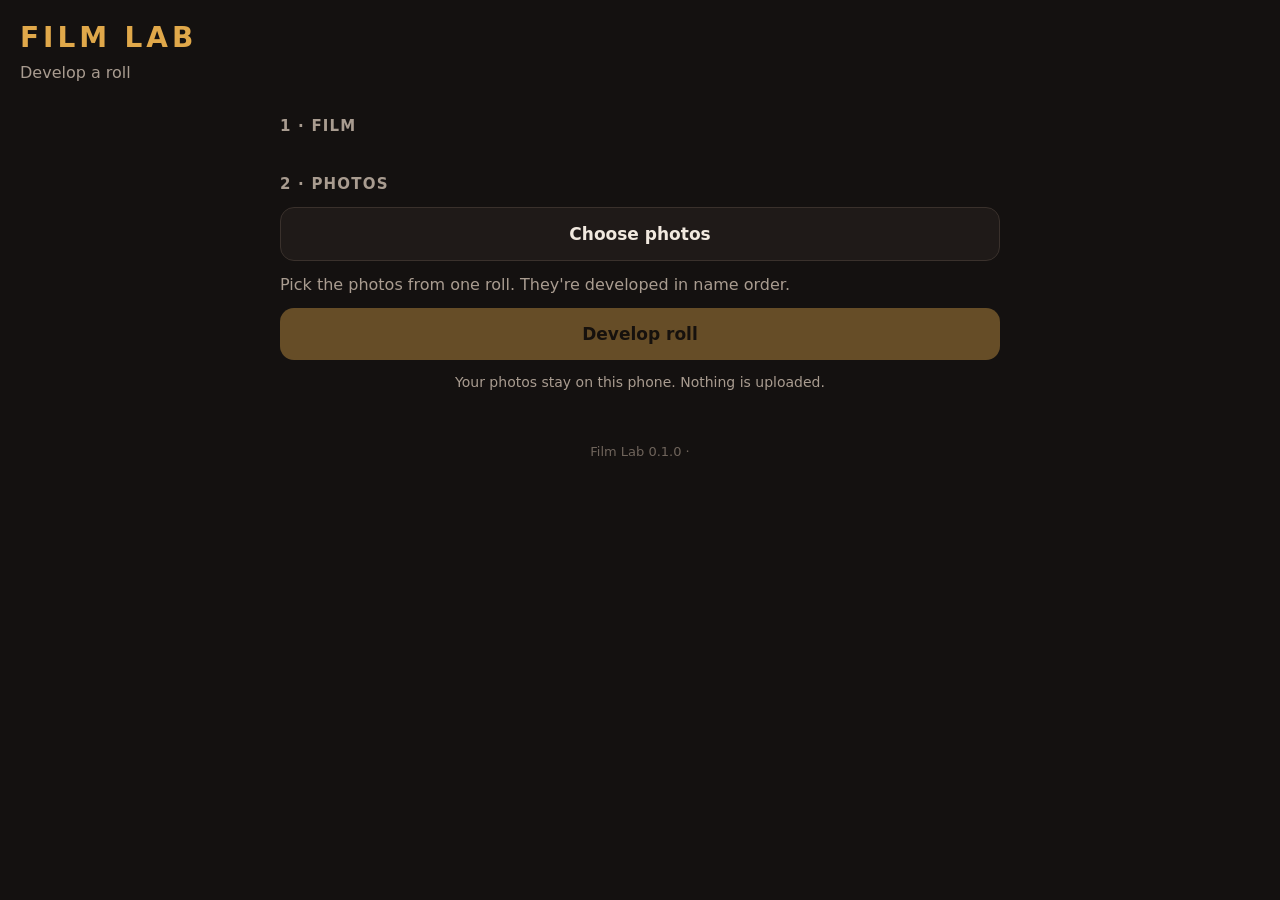
<file: index.html>
<!doctype html>
<html lang="en">
<head>
  <meta charset="utf-8">
  <meta http-equiv="refresh" content="0; url=lab/">
  <title>Film Lab</title>
</head>
<body>
  <p><a href="lab/">Open the Film Lab</a></p>
</body>
</html>
</file>
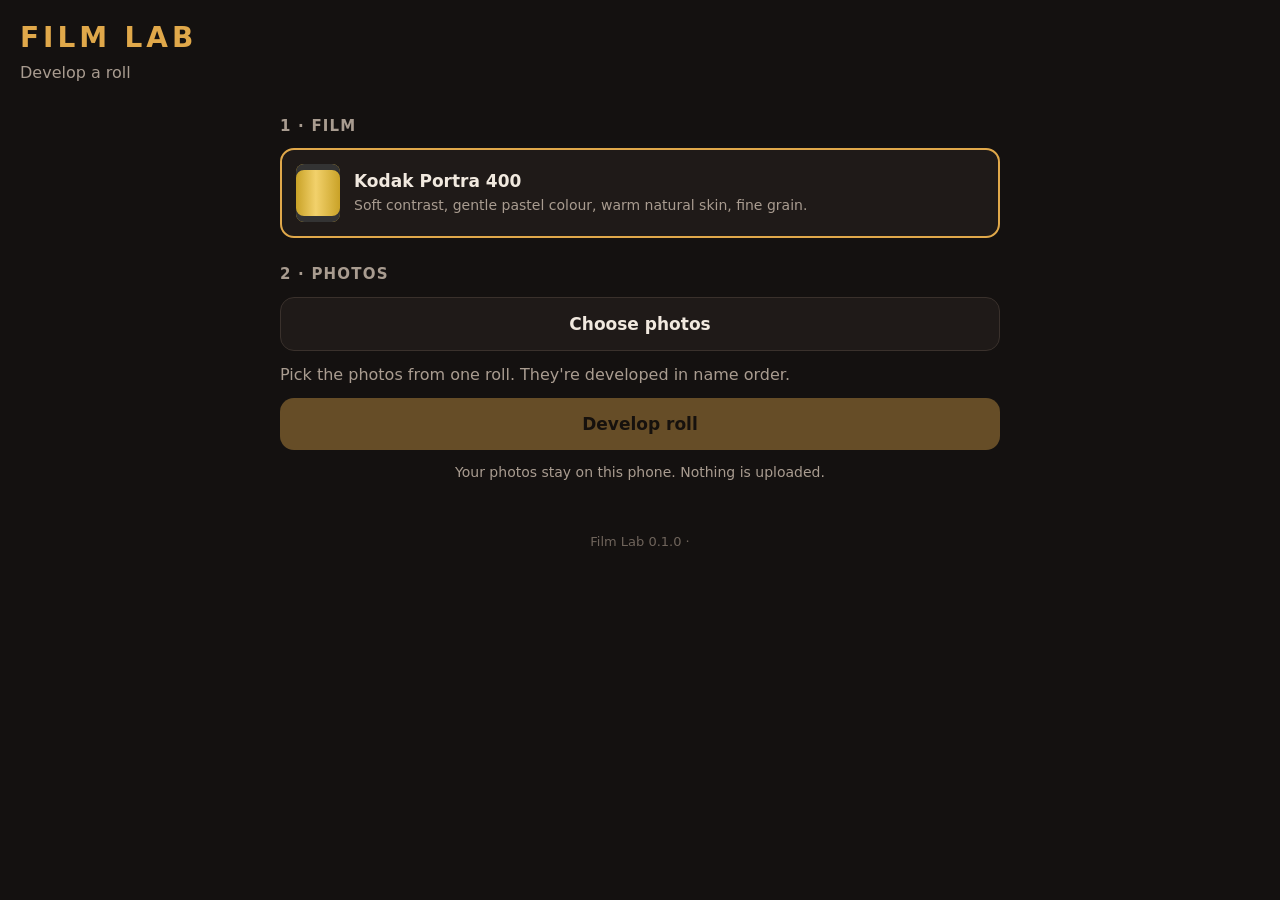
<file: lab/index.html>
<!doctype html>
<html lang="en">
<head>
  <meta charset="utf-8">
  <meta name="viewport" content="width=device-width, initial-scale=1, viewport-fit=cover">
  <meta name="theme-color" content="#141110">
  <meta name="description" content="Develops rolls of digital film: film looks and contact sheets, entirely on your phone.">
  <title>Film Lab</title>
  <link rel="manifest" href="manifest.webmanifest">
  <link rel="icon" href="icons/icon-192.png">
  <link rel="apple-touch-icon" href="icons/icon-192.png">
  <link rel="stylesheet" href="style.css">
</head>
<body>
  <header class="top">
    <h1>Film Lab</h1>
    <p class="sub">Develop a roll</p>
  </header>

  <main>
    <!-- 1. Load: choose a film and the photos -->
    <section id="load" class="screen">
      <h2>1 · Film</h2>
      <div id="film-list" class="film-list" role="radiogroup" aria-label="Film"></div>

      <h2>2 · Photos</h2>
      <label class="button secondary file-button">
        <input id="file-input" type="file" accept="image/jpeg,image/*" multiple>
        <span id="file-label">Choose photos</span>
      </label>
      <p id="file-note" class="note">Pick the photos from one roll. They're developed in name order.</p>

      <button id="develop-button" class="button primary" disabled>Develop roll</button>
      <p class="note small">Your photos stay on this phone. Nothing is uploaded.</p>
    </section>

    <!-- 2. Developing -->
    <section id="developing" class="screen" hidden>
      <div class="safelight" aria-hidden="true"></div>
      <h2 id="progress-text">Developing…</h2>
      <div class="progress"><div id="progress-bar"></div></div>
      <p class="note">Keep the Lab open until the roll is finished.</p>
    </section>

    <!-- 3. The developed roll -->
    <section id="results" class="screen" hidden>
      <h2 id="roll-title"></h2>
      <p id="roll-note" class="note"></p>
      <img id="contact-sheet" class="contact-sheet" alt="Contact sheet">
      <div class="actions">
        <button id="save-zip" class="button primary">Save roll (ZIP)</button>
        <button id="save-sheet" class="button secondary">Save contact sheet</button>
      </div>
      <h2>Frames</h2>
      <div id="frames" class="frames"></div>
      <button id="new-roll" class="button secondary">Develop another roll</button>
    </section>
  </main>

  <!-- Full-screen viewer for one frame -->
  <div id="viewer" class="viewer" hidden>
    <div class="viewer-bar">
      <span id="viewer-count"></span>
      <button id="viewer-close" class="icon-button" aria-label="Close">✕</button>
    </div>
    <img id="viewer-image" alt="">
    <div class="viewer-bar bottom">
      <button id="viewer-prev" class="icon-button" aria-label="Previous frame">‹</button>
      <button id="viewer-compare" class="button secondary small">Hold to see original</button>
      <button id="viewer-save" class="button secondary small">Save</button>
      <button id="viewer-next" class="icon-button" aria-label="Next frame">›</button>
    </div>
  </div>

  <footer class="foot"><span id="version"></span> · <span id="offline-status"></span></footer>

  <script type="module" src="app.js"></script>
</body>
</html>
</file>
<file: lab/style.css>
/* Film Lab — a darkroom: near-black, warm paper tones, amber safelight accents. */

:root {
  --bg: #141110;
  --panel: #1f1a18;
  --line: #3a312c;
  --text: #f1e9df;
  --muted: #a99c90;
  --amber: #e0a84a;
  --amber-dark: #b8822c;
  --radius: 14px;
  color-scheme: dark;
}

* { box-sizing: border-box; }

html, body {
  margin: 0;
  background: var(--bg);
  color: var(--text);
  font: 16px/1.45 system-ui, -apple-system, "Segoe UI", Roboto, sans-serif;
  -webkit-tap-highlight-color: transparent;
}

[hidden] { display: none !important; }

.top {
  padding: calc(18px + env(safe-area-inset-top)) 20px 6px;
}
.top h1 {
  margin: 0;
  font-size: 28px;
  letter-spacing: 0.14em;
  text-transform: uppercase;
  color: var(--amber);
}
.top .sub { margin: 2px 0 0; color: var(--muted); }

main { padding: 0 20px 24px; max-width: 760px; margin: 0 auto; }

h2 {
  font-size: 15px;
  font-weight: 600;
  letter-spacing: 0.08em;
  text-transform: uppercase;
  color: var(--muted);
  margin: 26px 0 10px;
}

.note { color: var(--muted); margin: 10px 0; }
.note.small { font-size: 14px; text-align: center; }

/* Film choice */
.film-list { display: grid; gap: 10px; }
.film {
  display: flex;
  gap: 14px;
  align-items: center;
  width: 100%;
  padding: 14px;
  border: 2px solid var(--line);
  border-radius: var(--radius);
  background: var(--panel);
  color: var(--text);
  text-align: left;
  font: inherit;
  cursor: pointer;
}
.film[aria-checked="true"] { border-color: var(--amber); }
.film .canister {
  flex: none;
  width: 44px;
  height: 58px;
  border-radius: 8px;
  background: linear-gradient(90deg, #c9a227, #f2d16b 45%, #c9a227);
  box-shadow: inset 0 6px 0 #333, inset 0 -6px 0 #333;
}
.film strong { display: block; font-size: 17px; }
.film span { color: var(--muted); font-size: 14px; }

/* Buttons */
.button {
  display: block;
  width: 100%;
  min-height: 52px;
  margin: 12px 0;
  padding: 12px 18px;
  border: 0;
  border-radius: var(--radius);
  font: 600 17px system-ui, sans-serif;
  text-align: center;
  cursor: pointer;
}
.button.primary { background: var(--amber); color: #1a1209; }
.button.primary:active { background: var(--amber-dark); }
.button.secondary { background: var(--panel); color: var(--text); border: 1px solid var(--line); }
.button:disabled { opacity: 0.4; cursor: default; }
.button.small { width: auto; min-height: 44px; margin: 0; padding: 8px 14px; font-size: 15px; }

.file-button { position: relative; overflow: hidden; line-height: 28px; }
.file-button input { position: absolute; inset: 0; opacity: 0; cursor: pointer; }

/* Developing */
.safelight {
  width: 72px;
  height: 72px;
  margin: 40px auto 0;
  border-radius: 50%;
  background: radial-gradient(circle, #ff5a2a 0%, #a3240c 55%, transparent 72%);
  animation: glow 2.4s ease-in-out infinite;
}
@keyframes glow { 50% { opacity: 0.45; } }
#developing h2 { text-align: center; color: var(--text); font-size: 18px; text-transform: none; letter-spacing: 0; }
#developing .note { text-align: center; }
.progress { height: 10px; border-radius: 5px; background: var(--panel); overflow: hidden; }
#progress-bar { height: 100%; width: 0; background: var(--amber); transition: width 0.3s; }

/* Results */
#roll-title { color: var(--text); font-size: 19px; text-transform: none; letter-spacing: 0; }
.contact-sheet { display: block; width: 100%; border-radius: 6px; cursor: zoom-in; }
.actions { margin-top: 6px; }
.frames {
  display: grid;
  grid-template-columns: repeat(auto-fill, minmax(140px, 1fr));
  gap: 8px;
}
.frames button {
  position: relative;
  padding: 0;
  border: 0;
  border-radius: 6px;
  overflow: hidden;
  background: #000;
  aspect-ratio: 3 / 2;
  cursor: pointer;
}
.frames img { width: 100%; height: 100%; object-fit: contain; display: block; }
.frames .num {
  position: absolute;
  left: 6px;
  bottom: 4px;
  font: 600 13px ui-monospace, monospace;
  color: var(--amber);
  text-shadow: 0 0 3px #000;
}

/* Viewer */
.viewer {
  position: fixed;
  inset: 0;
  z-index: 10;
  display: flex;
  flex-direction: column;
  background: #000;
}
.viewer img { flex: 1; min-height: 0; width: 100%; object-fit: contain; user-select: none; -webkit-user-select: none; -webkit-touch-callout: none; }
.viewer-bar {
  display: flex;
  align-items: center;
  justify-content: space-between;
  gap: 8px;
  padding: calc(8px + env(safe-area-inset-top)) 12px 8px;
  color: var(--muted);
}
.viewer-bar.bottom { padding: 8px 12px calc(12px + env(safe-area-inset-bottom)); }
.icon-button {
  min-width: 48px;
  min-height: 48px;
  border: 0;
  border-radius: 24px;
  background: var(--panel);
  color: var(--text);
  font-size: 26px;
  line-height: 1;
  cursor: pointer;
}
#viewer-compare { touch-action: none; user-select: none; -webkit-user-select: none; }

.foot { padding: 16px 20px calc(16px + env(safe-area-inset-bottom)); text-align: center; color: #6f645b; font-size: 13px; }
</file>
